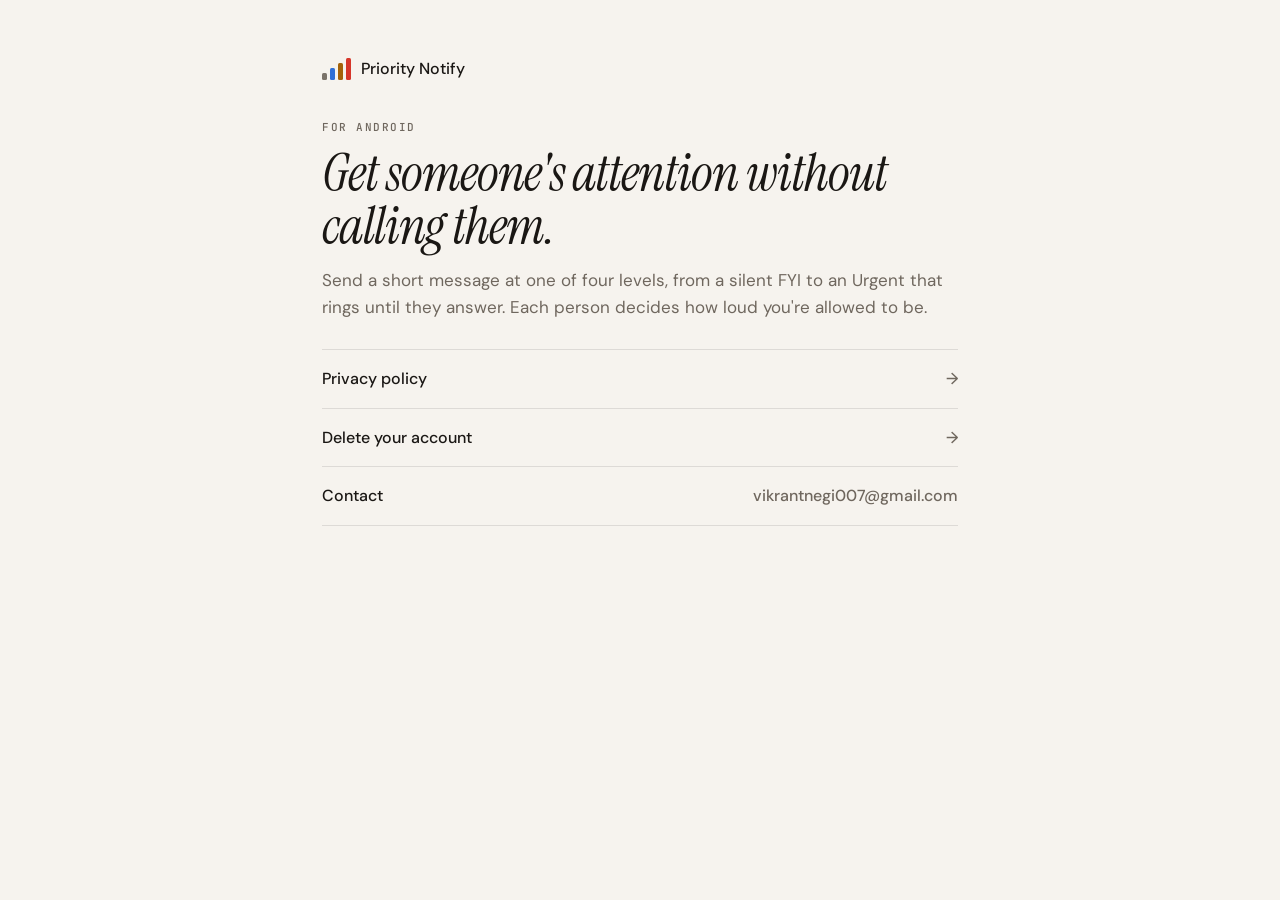
<file: index.html>
<!doctype html>
<html lang="en">
<head>
<meta charset="utf-8">
<meta name="viewport" content="width=device-width, initial-scale=1">
<title>Priority Notify</title>
<meta name="description" content="Get someone's attention without calling them. Privacy policy and account deletion.">
<link rel="preconnect" href="https://fonts.googleapis.com">
<link rel="preconnect" href="https://fonts.gstatic.com" crossorigin>
<link href="https://fonts.googleapis.com/css2?family=DM+Sans:opsz,wght@9..40,400;9..40,500&family=Instrument+Serif:ital@1&family=JetBrains+Mono:wght@400;500&display=swap" rel="stylesheet">
<link rel="stylesheet" href="style.css">
</head>
<body>
<main>
  <span class="brand"><span class="bars"><i></i><i></i><i></i><i></i></span>Priority Notify</span>
  <p class="kicker">For Android</p>
  <h1>Get someone's attention without calling them.</h1>
  <p class="lede">Send a short message at one of four levels, from a silent FYI to an Urgent that rings until they answer. Each person decides how loud you're allowed to be.</p>
  <nav class="links">
    <a href="privacy/">Privacy policy <span>→</span></a>
    <a href="delete-account/">Delete your account <span>→</span></a>
    <a href="mailto:vikrantnegi007@gmail.com">Contact <span>vikrantnegi007@gmail.com</span></a>
  </nav>
</main>
</body>
</html>
</file>
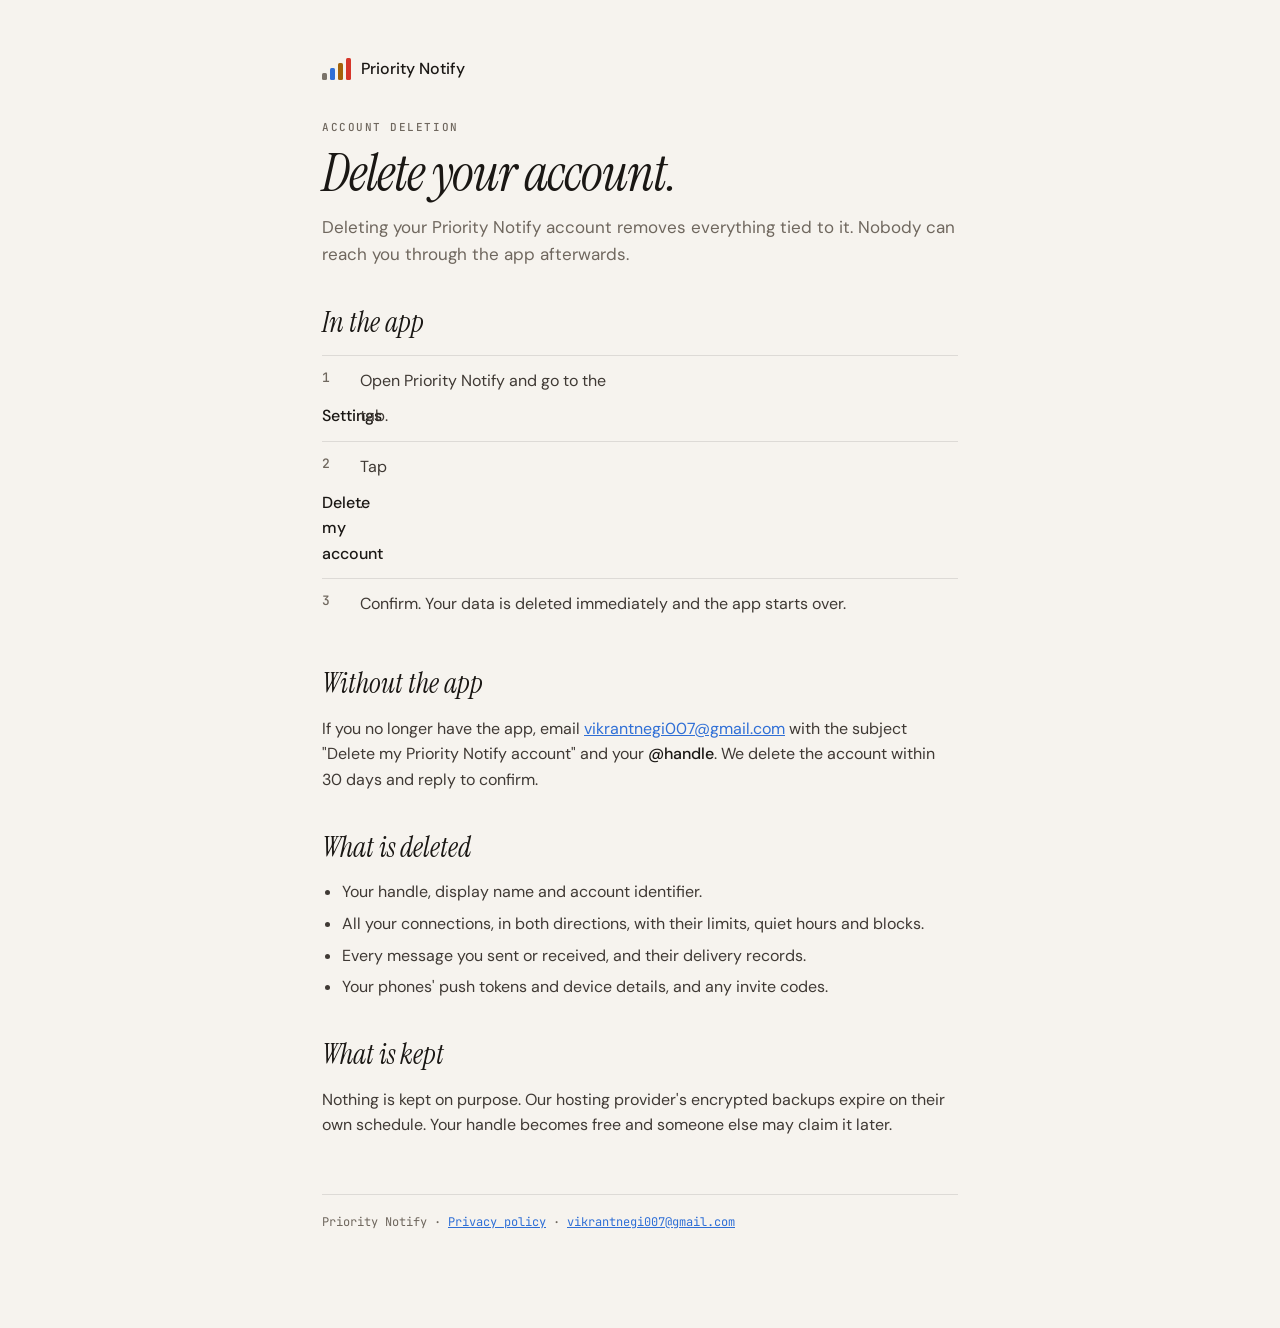
<file: delete-account/index.html>
<!doctype html>
<html lang="en">
<head>
<meta charset="utf-8">
<meta name="viewport" content="width=device-width, initial-scale=1">
<title>Delete your account · Priority Notify</title>
<meta name="description" content="How to delete your Priority Notify account and data, in the app or by email.">
<link rel="preconnect" href="https://fonts.googleapis.com">
<link rel="preconnect" href="https://fonts.gstatic.com" crossorigin>
<link href="https://fonts.googleapis.com/css2?family=DM+Sans:opsz,wght@9..40,400;9..40,500&family=Instrument+Serif:ital@1&family=JetBrains+Mono:wght@400;500&display=swap" rel="stylesheet">
<link rel="stylesheet" href="../style.css">
</head>
<body>
<main>
  <a class="brand" href="../"><span class="bars"><i></i><i></i><i></i><i></i></span>Priority Notify</a>

  <p class="kicker">Account deletion</p>
  <h1>Delete your account.</h1>
  <p class="lede">Deleting your Priority Notify account removes everything tied to it. Nobody can reach you through the app afterwards.</p>

  <h2>In the app</h2>
  <ol class="steps">
    <li>Open Priority Notify and go to the <strong>Settings</strong> tab.</li>
    <li>Tap <strong>Delete my account</strong>.</li>
    <li>Confirm. Your data is deleted immediately and the app starts over.</li>
  </ol>

  <h2>Without the app</h2>
  <p>If you no longer have the app, email <a href="mailto:vikrantnegi007@gmail.com?subject=Delete%20my%20Priority%20Notify%20account">vikrantnegi007@gmail.com</a> with the subject "Delete my Priority Notify account" and your <strong>@handle</strong>. We delete the account within 30 days and reply to confirm.</p>

  <h2>What is deleted</h2>
  <ul>
    <li>Your handle, display name and account identifier.</li>
    <li>All your connections, in both directions, with their limits, quiet hours and blocks.</li>
    <li>Every message you sent or received, and their delivery records.</li>
    <li>Your phones' push tokens and device details, and any invite codes.</li>
  </ul>

  <h2>What is kept</h2>
  <p>Nothing is kept on purpose. Our hosting provider's encrypted backups expire on their own schedule. Your handle becomes free and someone else may claim it later.</p>

  <footer>Priority Notify · <a href="../privacy/">Privacy policy</a> · <a href="mailto:vikrantnegi007@gmail.com">vikrantnegi007@gmail.com</a></footer>
</main>
</body>
</html>
</file>
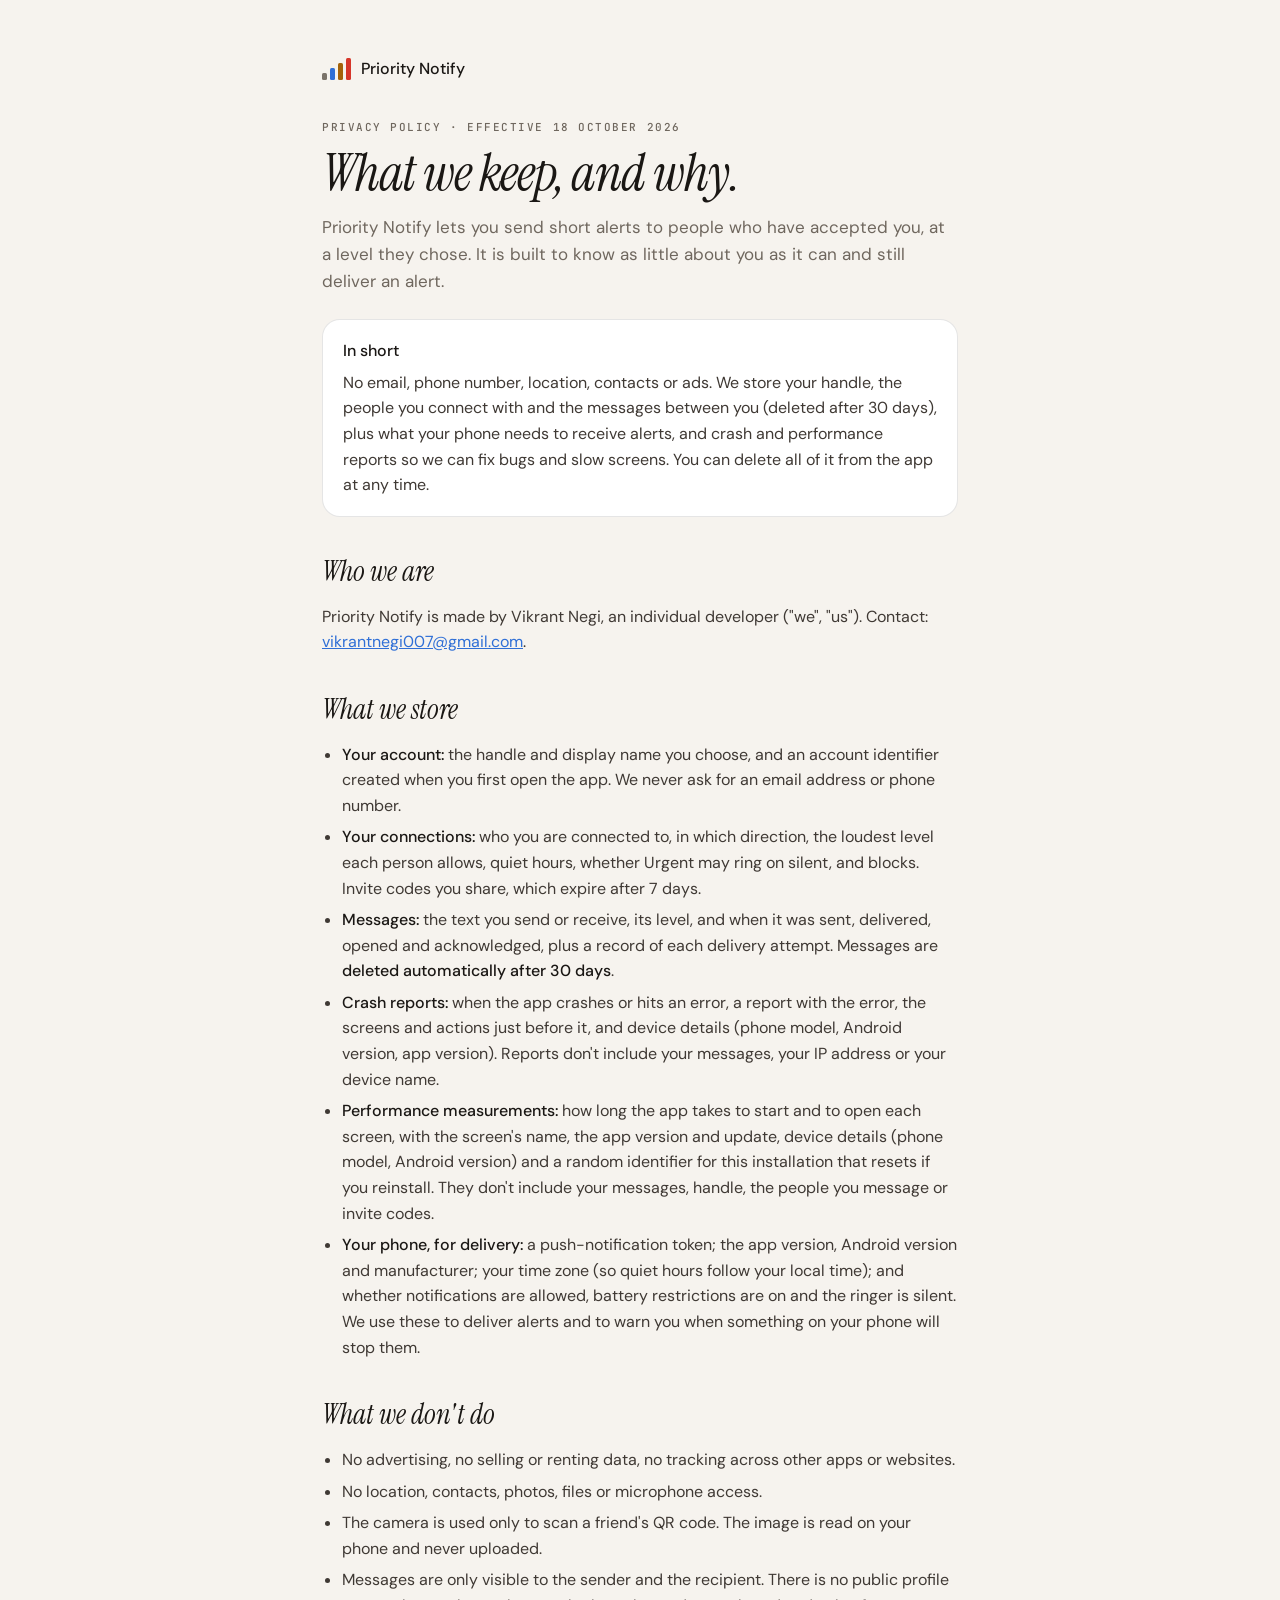
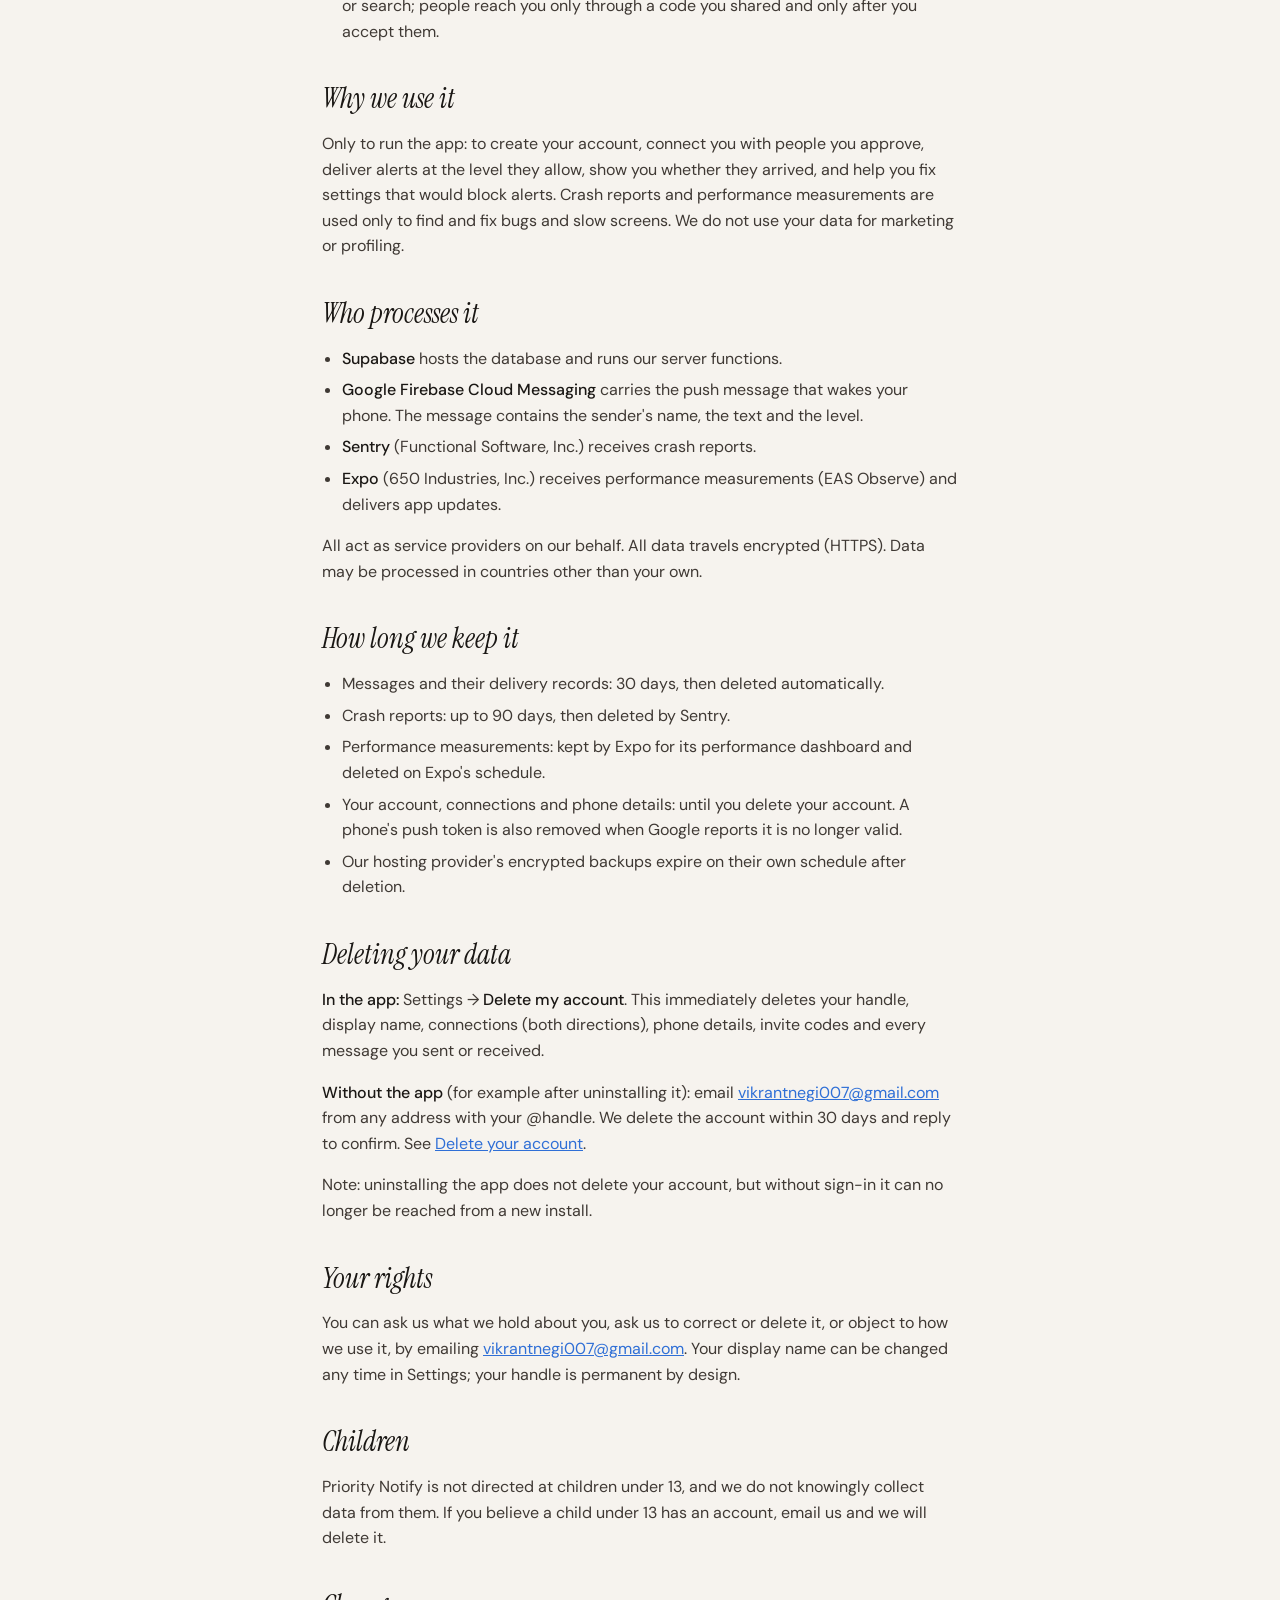
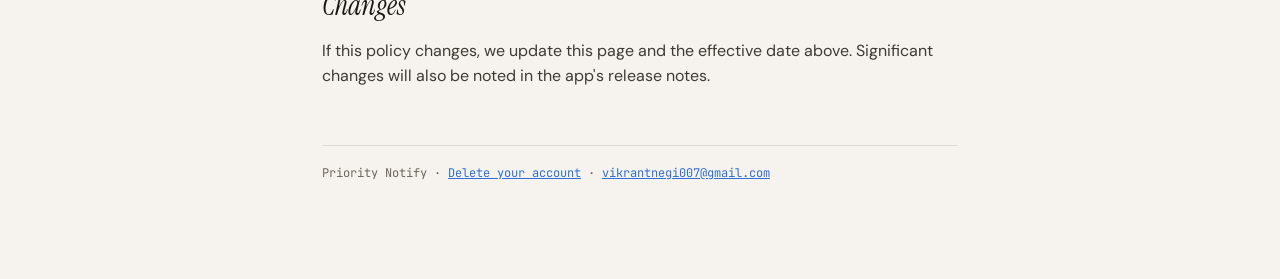
<file: privacy/index.html>
<!doctype html>
<html lang="en">
<head>
<meta charset="utf-8">
<meta name="viewport" content="width=device-width, initial-scale=1">
<title>Privacy Policy · Priority Notify</title>
<meta name="description" content="What Priority Notify stores, why, who processes it, and how to delete it.">
<link rel="preconnect" href="https://fonts.googleapis.com">
<link rel="preconnect" href="https://fonts.gstatic.com" crossorigin>
<link href="https://fonts.googleapis.com/css2?family=DM+Sans:opsz,wght@9..40,400;9..40,500&family=Instrument+Serif:ital@1&family=JetBrains+Mono:wght@400;500&display=swap" rel="stylesheet">
<link rel="stylesheet" href="../style.css">
</head>
<body>
<main>
  <a class="brand" href="../"><span class="bars"><i></i><i></i><i></i><i></i></span>Priority Notify</a>

  <p class="kicker">Privacy policy · effective 18 October 2026</p>
  <h1>What we keep, and why.</h1>
  <p class="lede">Priority Notify lets you send short alerts to people who have accepted you, at a level they chose. It is built to know as little about you as it can and still deliver an alert.</p>

  <div class="card">
    <strong>In short</strong>
    <p>No email, phone number, location, contacts or ads. We store your handle, the people you connect with and the messages between you (deleted after 30 days), plus what your phone needs to receive alerts, and crash and performance reports so we can fix bugs and slow screens. You can delete all of it from the app at any time.</p>
  </div>

  <h2>Who we are</h2>
  <p>Priority Notify is made by Vikrant Negi, an individual developer ("we", "us"). Contact: <a href="mailto:vikrantnegi007@gmail.com">vikrantnegi007@gmail.com</a>.</p>

  <h2>What we store</h2>
  <ul>
    <li><strong>Your account:</strong> the handle and display name you choose, and an account identifier created when you first open the app. We never ask for an email address or phone number.</li>
    <li><strong>Your connections:</strong> who you are connected to, in which direction, the loudest level each person allows, quiet hours, whether Urgent may ring on silent, and blocks. Invite codes you share, which expire after 7 days.</li>
    <li><strong>Messages:</strong> the text you send or receive, its level, and when it was sent, delivered, opened and acknowledged, plus a record of each delivery attempt. Messages are <strong>deleted automatically after 30 days</strong>.</li>
    <li><strong>Crash reports:</strong> when the app crashes or hits an error, a report with the error, the screens and actions just before it, and device details (phone model, Android version, app version). Reports don't include your messages, your IP address or your device name.</li>
    <li><strong>Performance measurements:</strong> how long the app takes to start and to open each screen, with the screen's name, the app version and update, device details (phone model, Android version) and a random identifier for this installation that resets if you reinstall. They don't include your messages, handle, the people you message or invite codes.</li>
    <li><strong>Your phone, for delivery:</strong> a push-notification token; the app version, Android version and manufacturer; your time zone (so quiet hours follow your local time); and whether notifications are allowed, battery restrictions are on and the ringer is silent. We use these to deliver alerts and to warn you when something on your phone will stop them.</li>
  </ul>

  <h2>What we don't do</h2>
  <ul>
    <li>No advertising, no selling or renting data, no tracking across other apps or websites.</li>
    <li>No location, contacts, photos, files or microphone access.</li>
    <li>The camera is used only to scan a friend's QR code. The image is read on your phone and never uploaded.</li>
    <li>Messages are only visible to the sender and the recipient. There is no public profile or search; people reach you only through a code you shared and only after you accept them.</li>
  </ul>

  <h2>Why we use it</h2>
  <p>Only to run the app: to create your account, connect you with people you approve, deliver alerts at the level they allow, show you whether they arrived, and help you fix settings that would block alerts. Crash reports and performance measurements are used only to find and fix bugs and slow screens. We do not use your data for marketing or profiling.</p>

  <h2>Who processes it</h2>
  <ul>
    <li><strong>Supabase</strong> hosts the database and runs our server functions.</li>
    <li><strong>Google Firebase Cloud Messaging</strong> carries the push message that wakes your phone. The message contains the sender's name, the text and the level.</li>
    <li><strong>Sentry</strong> (Functional Software, Inc.) receives crash reports.</li>
    <li><strong>Expo</strong> (650 Industries, Inc.) receives performance measurements (EAS Observe) and delivers app updates.</li>
  </ul>
  <p>All act as service providers on our behalf. All data travels encrypted (HTTPS). Data may be processed in countries other than your own.</p>

  <h2>How long we keep it</h2>
  <ul>
    <li>Messages and their delivery records: 30 days, then deleted automatically.</li>
    <li>Crash reports: up to 90 days, then deleted by Sentry.</li>
    <li>Performance measurements: kept by Expo for its performance dashboard and deleted on Expo's schedule.</li>
    <li>Your account, connections and phone details: until you delete your account. A phone's push token is also removed when Google reports it is no longer valid.</li>
    <li>Our hosting provider's encrypted backups expire on their own schedule after deletion.</li>
  </ul>

  <h2 id="delete">Deleting your data</h2>
  <p><strong>In the app:</strong> Settings → <strong>Delete my account</strong>. This immediately deletes your handle, display name, connections (both directions), phone details, invite codes and every message you sent or received.</p>
  <p><strong>Without the app</strong> (for example after uninstalling it): email <a href="mailto:vikrantnegi007@gmail.com?subject=Delete%20my%20Priority%20Notify%20account">vikrantnegi007@gmail.com</a> from any address with your @handle. We delete the account within 30 days and reply to confirm. See <a href="../delete-account/">Delete your account</a>.</p>
  <p>Note: uninstalling the app does not delete your account, but without sign-in it can no longer be reached from a new install.</p>

  <h2>Your rights</h2>
  <p>You can ask us what we hold about you, ask us to correct or delete it, or object to how we use it, by emailing <a href="mailto:vikrantnegi007@gmail.com">vikrantnegi007@gmail.com</a>. Your display name can be changed any time in Settings; your handle is permanent by design.</p>

  <h2>Children</h2>
  <p>Priority Notify is not directed at children under 13, and we do not knowingly collect data from them. If you believe a child under 13 has an account, email us and we will delete it.</p>

  <h2>Changes</h2>
  <p>If this policy changes, we update this page and the effective date above. Significant changes will also be noted in the app's release notes.</p>

  <footer>Priority Notify · <a href="../delete-account/">Delete your account</a> · <a href="mailto:vikrantnegi007@gmail.com">vikrantnegi007@gmail.com</a></footer>
</main>
</body>
</html>
</file>
<file: style.css>
/* Priority Notify — legal pages. Dispatch v2 tokens (app/lib/theme.ts). */
:root {
  --bg: #F6F3EE; --sf: #FFFFFF; --ink: #1A1714; --mut: #6F675E; --soft: #3F3934; --ln: rgba(0,0,0,.1);
  --fyi: #7A736A; --nor: #2F6FD6; --imp: #A3620A; --urg: #D6362A; --ok: #1F8A57;
}
@media (prefers-color-scheme: dark) {
  :root {
    --bg: #0C0B0A; --sf: #171514; --ink: #F4EFE7; --mut: #9A938A; --soft: #CFC8BE; --ln: rgba(255,255,255,.1);
    --fyi: #8B857D; --nor: #6EA8FF; --imp: #FFB13D; --urg: #FF4A3D; --ok: #56C48C;
  }
}
* { box-sizing: border-box; }
html { -webkit-text-size-adjust: 100%; }
body { margin: 0; background: var(--bg); color: var(--ink); font: 400 16px/1.6 'DM Sans', system-ui, sans-serif; }
main { max-width: 680px; margin: 0 auto; padding: 32px 16px 64px; }
@media (min-width: 600px) { main { padding: 56px 22px 96px; } }
.brand { display: flex; align-items: center; gap: 10px; font-weight: 500; text-decoration: none; color: var(--ink); }
.bars { display: flex; align-items: flex-end; gap: 3px; height: 22px; }
.bars i { width: 5px; border-radius: 1.5px; display: block; }
.bars i:nth-child(1) { height: 7px; background: var(--fyi); }
.bars i:nth-child(2) { height: 12px; background: var(--nor); }
.bars i:nth-child(3) { height: 17px; background: var(--imp); }
.bars i:nth-child(4) { height: 22px; background: var(--urg); }
.kicker { font: 500 11px/1 'JetBrains Mono', ui-monospace, monospace; letter-spacing: .14em; color: var(--mut); text-transform: uppercase; margin: 40px 0 0; }
h1 { font: italic 400 clamp(36px, 8vw, 52px)/1.02 'Instrument Serif', Georgia, serif; letter-spacing: -.02em; margin: 14px 0 0; }
h2 { font: italic 400 28px/1.1 'Instrument Serif', Georgia, serif; margin: 40px 0 0; }
p, li { color: var(--soft); }
.lede { color: var(--mut); font-size: 17px; margin-top: 14px; }
ul { padding-left: 20px; }
li { margin: 6px 0; }
a { color: var(--nor); }
strong { color: var(--ink); font-weight: 500; }
.card { margin-top: 24px; padding: 18px 20px; border-radius: 18px; background: var(--sf); border: 1px solid var(--ln); }
.card p { margin: 6px 0 0; }
.steps { counter-reset: s; list-style: none; padding: 0; }
.steps li { counter-increment: s; display: grid; grid-template-columns: 28px 1fr; gap: 10px; padding: 12px 0; border-top: 1px solid var(--ln); margin: 0; }
.steps li::before { content: counter(s); font: 500 13px/1.6 'JetBrains Mono', ui-monospace, monospace; color: var(--mut); }
.links { display: flex; flex-direction: column; margin-top: 28px; border-top: 1px solid var(--ln); }
.links a { display: flex; justify-content: space-between; padding: 16px 0; border-bottom: 1px solid var(--ln); color: var(--ink); text-decoration: none; font-weight: 500; }
.links a span { color: var(--mut); }
footer { margin-top: 56px; padding-top: 18px; border-top: 1px solid var(--ln); color: var(--mut); font: 400 12px/1.6 'JetBrains Mono', ui-monospace, monospace; }
</file>
